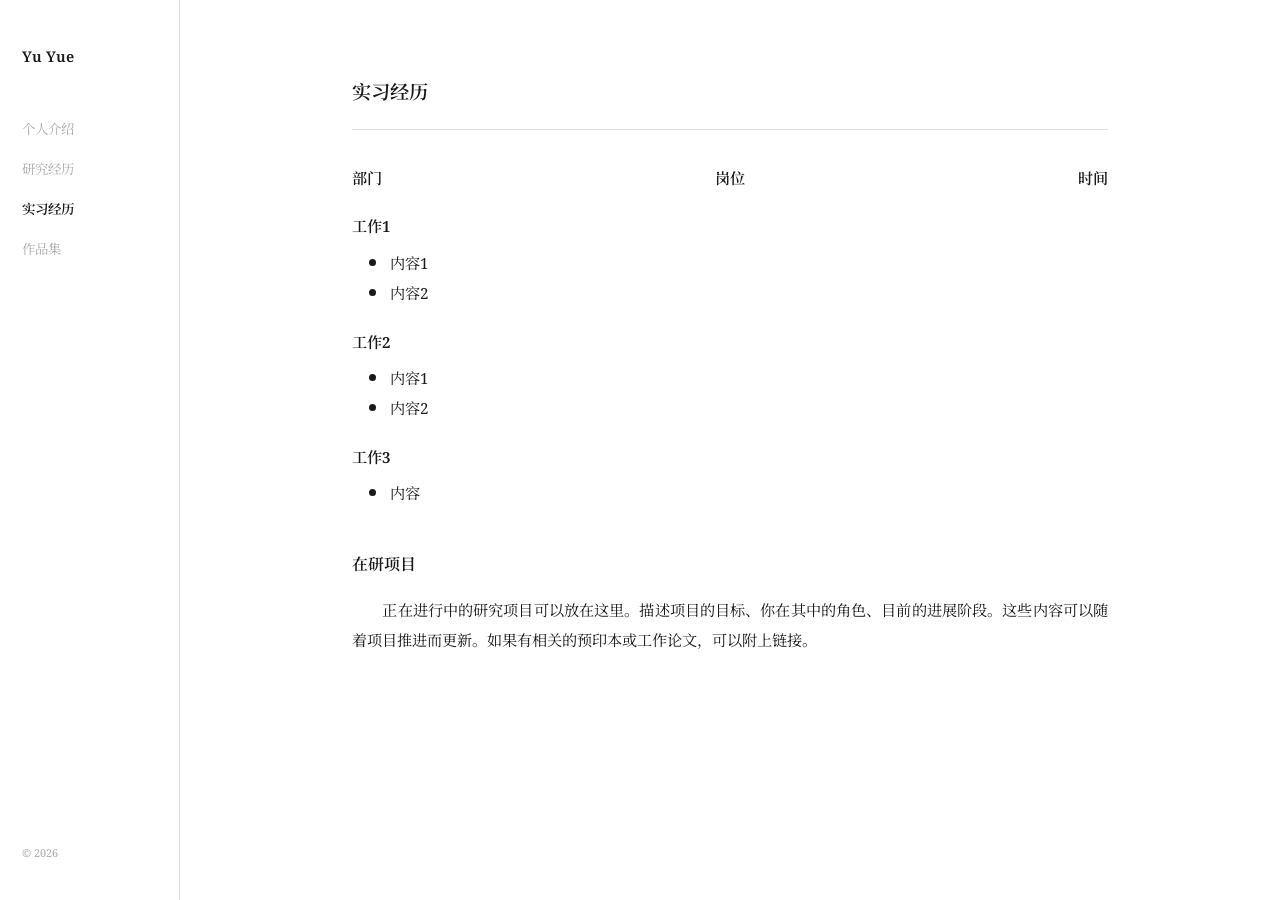
<file: academic.html>
<!DOCTYPE html>
<html lang="zh-CN">
<head>
  <meta charset="UTF-8">
  <meta name="viewport" content="width=device-width, initial-scale=1.0">
  <title>实习经历</title>
  <link rel="stylesheet" href="style.css">
</head>
<body>

  <aside class="sidebar">
    <a href="index.html" class="sidebar-name">Yu Yue</a>
    <button class="mobile-toggle" onclick="document.querySelector('.sidebar-nav').classList.toggle('open')">☰</button>
    <ul class="sidebar-nav">
      <li><a href="index.html">个人介绍</a></li>
      <li><a href="experience.html">研究经历</a></li>
      <li><a href="academic.html" class="active">实习经历</a></li>
      <li><a href="works/index.html">作品集</a></li>
    </ul>
    <div class="sidebar-footer">© 2026</div>
  </aside>

  <main class="main">
    <div class="content-area">
      <h1 class="page-title">实习经历</h1>

      <div class="page-body">
        <div class="exp-header">
          <span>部门</span>
          <span>岗位</span>
          <span>时间</span>
        </div>
        <h4>工作1</h4>
        <ul class="exp-list">
          <li>内容1</li>
          <li>内容2</li>
        </ul>
        <h4>工作2</h4>
        <ul class="exp-list">
          <li>内容1</li>
          <li>内容2</li>
        </ul>
        <h4>工作3</h4>
        <ul class="exp-list">
          <li>内容</li>
        </ul>

        <h3>在研项目</h3>
        <p>正在进行中的研究项目可以放在这里。描述项目的目标、你在其中的角色、目前的进展阶段。这些内容可以随着项目推进而更新。如果有相关的预印本或工作论文，可以附上链接。</p>
      </div>
    </div>
  </main>

</body>
</html>
</file>
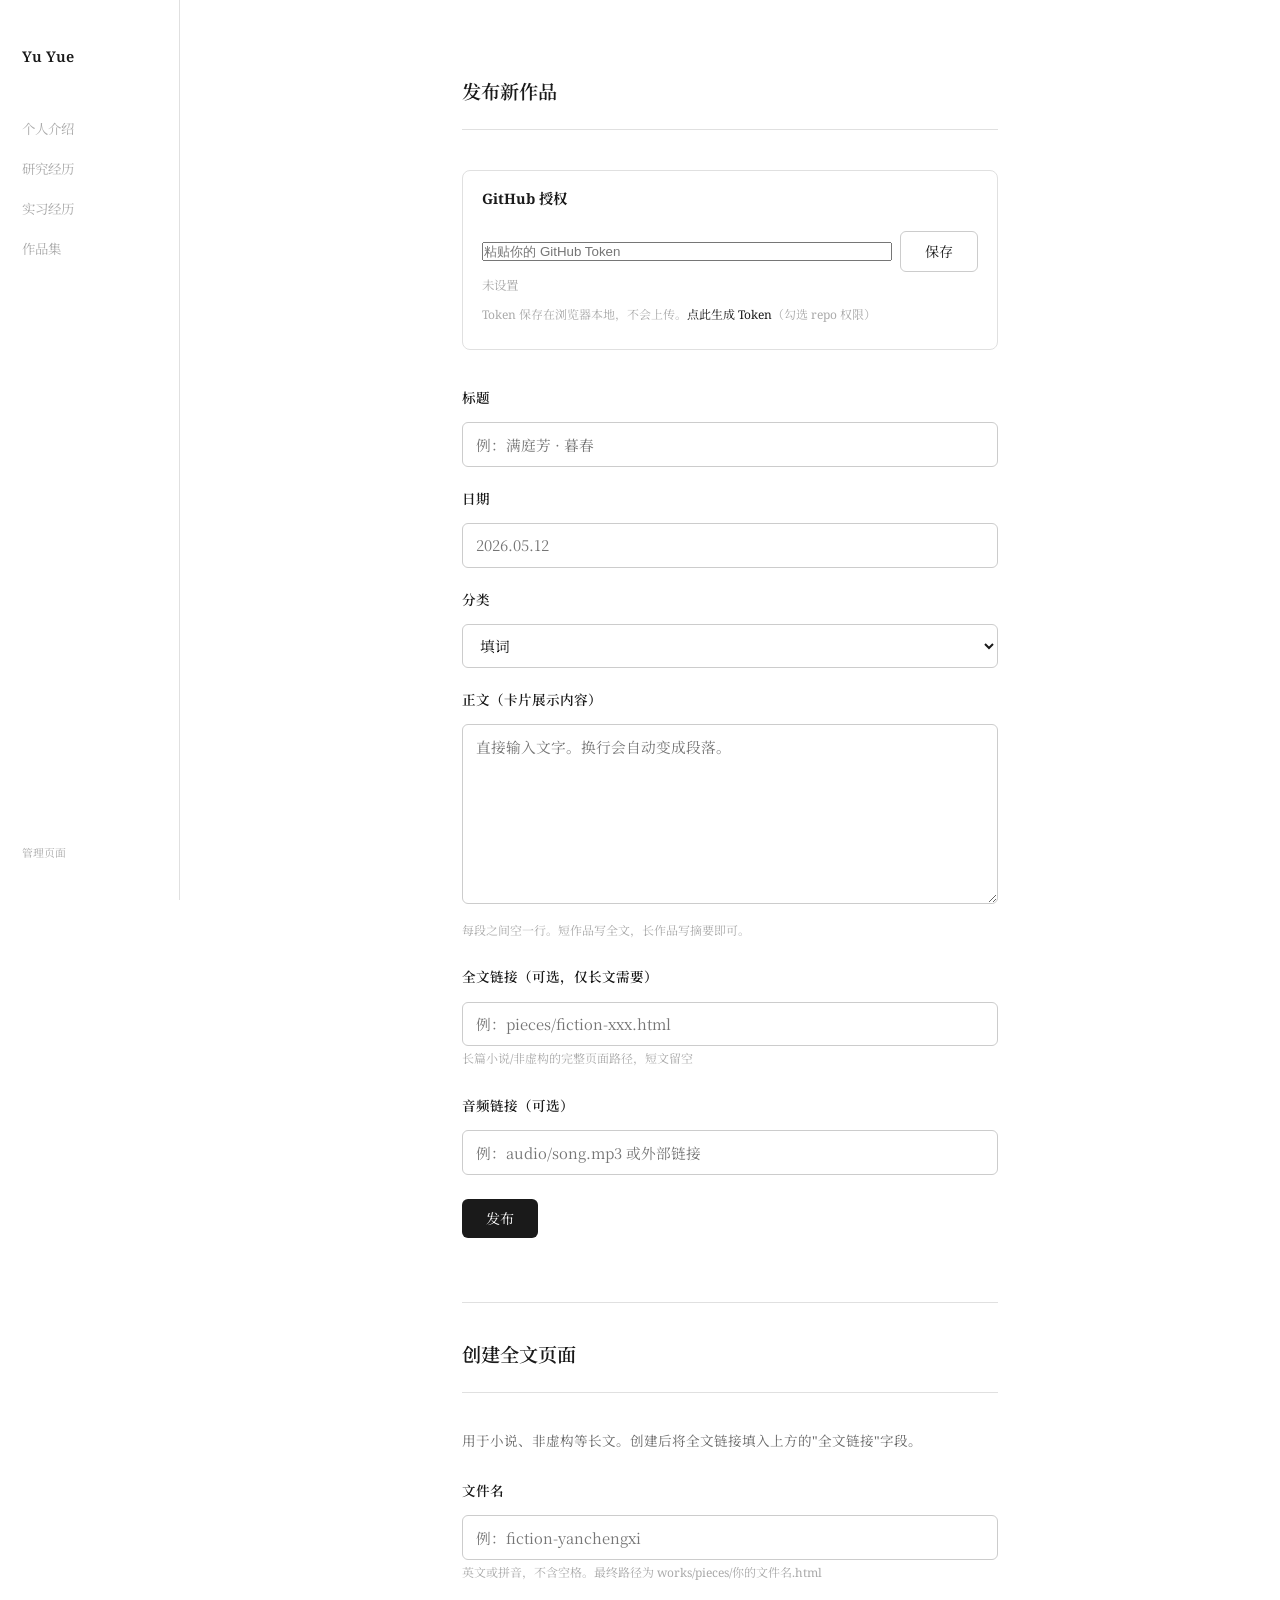
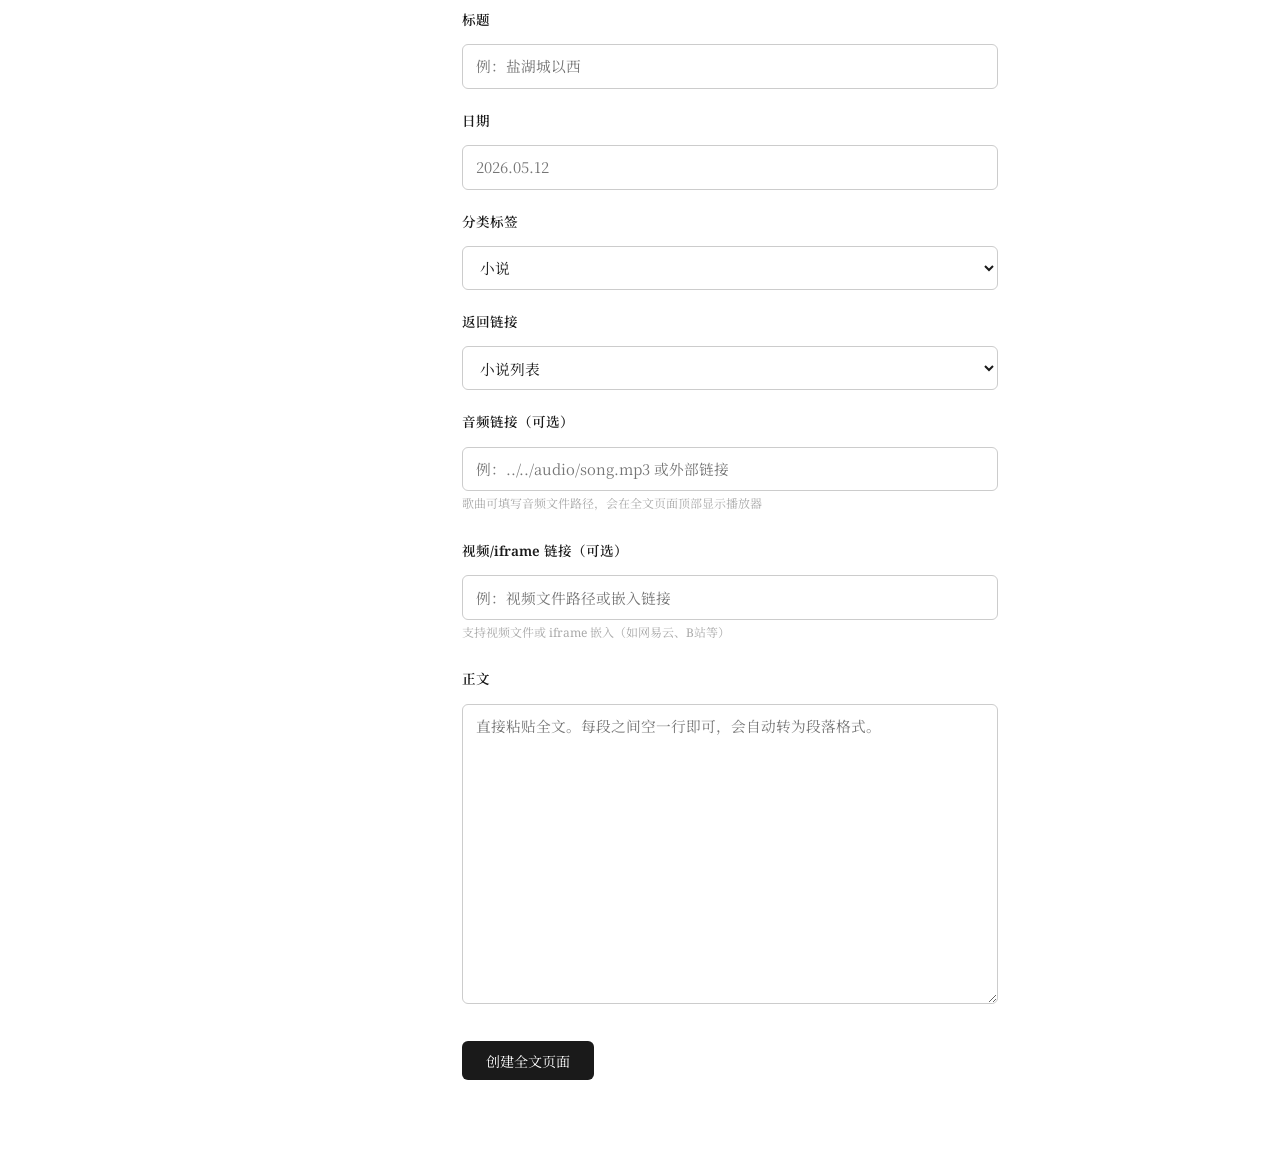
<file: admin.html>
<!DOCTYPE html>
<html lang="zh-CN">
<head>
  <meta charset="UTF-8">
  <meta name="viewport" content="width=device-width, initial-scale=1.0">
  <title>作品管理</title>
  <link rel="stylesheet" href="style.css">
  <style>
    .admin-form {
      max-width: 600px;
    }
    .form-group {
      margin-bottom: 1.5rem;
    }
    .form-group label {
      display: block;
      font-size: 0.85rem;
      font-weight: 600;
      margin-bottom: 0.4rem;
    }
    .form-group input,
    .form-group select,
    .form-group textarea {
      width: 100%;
      padding: 0.6rem 0.8rem;
      border: 1px solid #CCCCCC;
      border-radius: 6px;
      font-family: var(--font-zh);
      font-size: 0.92rem;
      line-height: 1.6;
      background: var(--white);
      color: var(--black);
    }
    .form-group textarea {
      min-height: 180px;
      resize: vertical;
    }
    .form-group input:focus,
    .form-group select:focus,
    .form-group textarea:focus {
      outline: none;
      border-color: #666;
    }
    .form-hint {
      font-size: 0.75rem;
      color: var(--gray-light);
      margin-top: 0.3rem;
    }
    .btn {
      display: inline-block;
      padding: 0.6rem 1.5rem;
      background: var(--black);
      color: var(--white);
      border: none;
      border-radius: 6px;
      font-family: var(--font-zh);
      font-size: 0.88rem;
      cursor: pointer;
      transition: opacity 0.2s;
    }
    .btn:hover { opacity: 0.7; }
    .btn:disabled { opacity: 0.4; cursor: not-allowed; }
    .btn-secondary {
      background: var(--white);
      color: var(--black);
      border: 1px solid #CCCCCC;
    }
    .msg {
      margin-top: 1rem;
      padding: 0.8rem 1rem;
      border-radius: 6px;
      font-size: 0.85rem;
      display: none;
    }
    .msg-success { background: #f0f9f0; color: #2d6a2d; display: block; }
    .msg-error { background: #fdf0f0; color: #8b2020; display: block; }
    .token-section {
      margin-bottom: 2.5rem;
      padding: 1.2rem;
      border: 1px solid var(--rule);
      border-radius: 8px;
    }
    .token-section h3 {
      font-size: 0.9rem;
      margin-bottom: 0.8rem;
    }
    .token-row {
      display: flex;
      gap: 0.5rem;
      align-items: center;
    }
    .token-row input {
      flex: 1;
    }
    .token-status {
      font-size: 0.78rem;
      margin-top: 0.4rem;
    }
    .token-status.ok { color: #2d6a2d; }
    .token-status.none { color: var(--gray-light); }
  </style>
</head>
<body>

  <aside class="sidebar">
    <a href="index.html" class="sidebar-name">Yu Yue</a>
    <button class="mobile-toggle" onclick="document.querySelector('.sidebar-nav').classList.toggle('open')">☰</button>
    <ul class="sidebar-nav">
      <li><a href="index.html">个人介绍</a></li>
      <li><a href="experience.html">研究经历</a></li>
      <li><a href="academic.html">实习经历</a></li>
      <li><a href="works/index.html">作品集</a></li>
    </ul>
    <div class="sidebar-footer">管理页面</div>
  </aside>

  <main class="main">
    <div class="content-area admin-form">
      <h1 class="page-title">发布新作品</h1>

      <!-- Token 设置 -->
      <div class="token-section">
        <h3>GitHub 授权</h3>
        <div class="token-row">
          <input type="password" id="token-input" placeholder="粘贴你的 GitHub Token">
          <button class="btn btn-secondary" onclick="saveToken()">保存</button>
        </div>
        <div class="token-status none" id="token-status">未设置</div>
        <p class="form-hint">Token 保存在浏览器本地，不会上传。<a href="https://github.com/settings/tokens/new?scopes=repo&description=agnesyuyue-admin" target="_blank">点此生成 Token</a>（勾选 repo 权限）</p>
      </div>

      <!-- 发布表单 -->
      <form id="publish-form" onsubmit="handleSubmit(event)">
        <div class="form-group">
          <label>标题</label>
          <input type="text" id="work-title" required placeholder="例：满庭芳 · 暮春">
        </div>

        <div class="form-group">
          <label>日期</label>
          <input type="text" id="work-date" required placeholder="2026.05.12">
        </div>

        <div class="form-group">
          <label>分类</label>
          <select id="work-category" required>
            <option value="ci">填词</option>
            <option value="modern">摩登诗词</option>
            <option value="fiction">小说</option>
            <option value="nonfiction">非虚构</option>
            <option value="songs">歌曲</option>
          </select>
        </div>

        <div class="form-group">
          <label>正文（卡片展示内容）</label>
          <textarea id="work-body" required placeholder="直接输入文字。换行会自动变成段落。"></textarea>
          <p class="form-hint">每段之间空一行。短作品写全文，长作品写摘要即可。</p>
        </div>

        <div class="form-group">
          <label>全文链接（可选，仅长文需要）</label>
          <input type="text" id="work-fulltext" placeholder="例：pieces/fiction-xxx.html">
          <p class="form-hint">长篇小说/非虚构的完整页面路径，短文留空</p>
        </div>

        <div class="form-group">
          <label>音频链接（可选）</label>
          <input type="text" id="work-audio" placeholder="例：audio/song.mp3 或外部链接">
        </div>

        <button type="submit" class="btn" id="submit-btn">发布</button>
      </form>

      <div class="msg" id="msg"></div>

      <!-- 全文页面创建 -->
      <div style="margin-top: 4rem; padding-top: 2.5rem; border-top: 1px solid var(--rule);">
        <h2 class="page-title">创建全文页面</h2>
        <p style="font-size: 0.85rem; color: var(--gray); margin-bottom: 1.5rem;">用于小说、非虚构等长文。创建后将全文链接填入上方的"全文链接"字段。</p>

        <form id="fulltext-form" onsubmit="handleFulltext(event)">
          <div class="form-group">
            <label>文件名</label>
            <input type="text" id="ft-filename" required placeholder="例：fiction-yanchengxi">
            <p class="form-hint">英文或拼音，不含空格。最终路径为 works/pieces/你的文件名.html</p>
          </div>

          <div class="form-group">
            <label>标题</label>
            <input type="text" id="ft-title" required placeholder="例：盐湖城以西">
          </div>

          <div class="form-group">
            <label>日期</label>
            <input type="text" id="ft-date" required placeholder="2026.05.12">
          </div>

          <div class="form-group">
            <label>分类标签</label>
            <select id="ft-category">
              <option value="小说">小说</option>
              <option value="非虚构">非虚构</option>
              <option value="填词">填词</option>
              <option value="摩登诗词">摩登诗词</option>
              <option value="歌曲">歌曲</option>
            </select>
          </div>

          <div class="form-group">
            <label>返回链接</label>
            <select id="ft-backlink">
              <option value="../fiction.html">小说列表</option>
              <option value="../non-fiction.html">非虚构列表</option>
              <option value="../songs.html">歌曲列表</option>
              <option value="../index.html">作品集总览</option>
            </select>
          </div>

          <div class="form-group">
            <label>音频链接（可选）</label>
            <input type="text" id="ft-audio" placeholder="例：../../audio/song.mp3 或外部链接">
            <p class="form-hint">歌曲可填写音频文件路径，会在全文页面顶部显示播放器</p>
          </div>

          <div class="form-group">
            <label>视频/iframe 链接（可选）</label>
            <input type="text" id="ft-video" placeholder="例：视频文件路径或嵌入链接">
            <p class="form-hint">支持视频文件或 iframe 嵌入（如网易云、B站等）</p>
          </div>

          <div class="form-group">
            <label>正文</label>
            <textarea id="ft-body" required placeholder="直接粘贴全文。每段之间空一行即可，会自动转为段落格式。" style="min-height: 300px;"></textarea>
          </div>

          <button type="submit" class="btn" id="ft-submit-btn">创建全文页面</button>
        </form>

        <div class="msg" id="ft-msg"></div>
      </div>

    </div>
  </main>

  <script>
    const REPO_OWNER = 'dpalvdzoms';
    const REPO_NAME = 'agnesyuyue';
    const FILE_PATH = 'works-data.js';

    const categoryLabels = {
      ci: '填词',
      modern: '摩登诗词',
      fiction: '小说',
      nonfiction: '非虚构',
      songs: '歌曲'
    };

    // Token management
    function saveToken() {
      const token = document.getElementById('token-input').value.trim();
      if (token) {
        localStorage.setItem('gh_token', token);
        document.getElementById('token-input').value = '';
        updateTokenStatus();
      }
    }

    function updateTokenStatus() {
      const status = document.getElementById('token-status');
      if (localStorage.getItem('gh_token')) {
        status.textContent = '已设置 ✓';
        status.className = 'token-status ok';
      } else {
        status.textContent = '未设置';
        status.className = 'token-status none';
      }
    }

    updateTokenStatus();

    // Form submission
    async function handleSubmit(e) {
      e.preventDefault();
      const token = localStorage.getItem('gh_token');
      if (!token) {
        showMsg('请先设置 GitHub Token', 'error');
        return;
      }

      const btn = document.getElementById('submit-btn');
      btn.disabled = true;
      btn.textContent = '发布中...';

      try {
        // Get current file content and SHA
        const fileRes = await fetch(
          `https://api.github.com/repos/${REPO_OWNER}/${REPO_NAME}/contents/${FILE_PATH}`,
          { headers: { Authorization: `token ${token}` } }
        );

        if (!fileRes.ok) throw new Error('无法读取 works-data.js，请检查 Token 权限');

        const fileData = await fileRes.json();
        const currentContent = decodeURIComponent(escape(atob(fileData.content.replace(/\n/g, ''))));
        const sha = fileData.sha;

        // Build new entry
        const title = document.getElementById('work-title').value.trim();
        const date = document.getElementById('work-date').value.trim();
        const category = document.getElementById('work-category').value;
        const bodyRaw = document.getElementById('work-body').value.trim();
        const fulltext = document.getElementById('work-fulltext').value.trim();
        const audio = document.getElementById('work-audio').value.trim();

        // Convert plain text to HTML
        // Single line break = new paragraph, empty line = visual spacer
        const bodyHtml = bodyRaw.split('\n').map(line =>
          line.trim() === '' ? '<div class="spacer"></div>' : `<p>${line}</p>`
        ).join('\n');

        const newEntry = `  {
    date: "${date}",
    title: "${title.replace(/"/g, '\\"')}",
    category: "${category}",
    categoryLabel: "${categoryLabels[category]}",
    body: \`${bodyHtml}\`,
    fullTextUrl: ${fulltext ? `"${fulltext}"` : 'null'},
    audio: ${audio ? `"${audio}"` : 'null'},
    video: null
  }`;

        // Insert new entry at the beginning of the array
        const insertPos = currentContent.indexOf('[') + 1;
        const newContent = currentContent.slice(0, insertPos) + '\n' + newEntry + ',' + currentContent.slice(insertPos);

        // Commit to GitHub
        const commitRes = await fetch(
          `https://api.github.com/repos/${REPO_OWNER}/${REPO_NAME}/contents/${FILE_PATH}`,
          {
            method: 'PUT',
            headers: {
              Authorization: `token ${token}`,
              'Content-Type': 'application/json'
            },
            body: JSON.stringify({
              message: `发布作品：${title}`,
              content: btoa(unescape(encodeURIComponent(newContent))),
              sha: sha
            })
          }
        );

        if (!commitRes.ok) {
          const err = await commitRes.json();
          throw new Error(err.message || '提交失败');
        }

        showMsg(`发布成功！「${title}」已添加到作品集。网站将在1-2分钟内更新。`, 'success');

        // Reset form
        document.getElementById('publish-form').reset();

      } catch (err) {
        showMsg(err.message, 'error');
      } finally {
        btn.disabled = false;
        btn.textContent = '发布';
      }
    }

    function showMsg(text, type) {
      const msg = document.getElementById('msg');
      msg.textContent = text;
      msg.className = `msg msg-${type}`;
    }

    // Full text page creation
    async function handleFulltext(e) {
      e.preventDefault();
      const token = localStorage.getItem('gh_token');
      if (!token) {
        showFtMsg('请先设置 GitHub Token', 'error');
        return;
      }

      const btn = document.getElementById('ft-submit-btn');
      btn.disabled = true;
      btn.textContent = '创建中...';

      try {
        const filename = document.getElementById('ft-filename').value.trim();
        const title = document.getElementById('ft-title').value.trim();
        const date = document.getElementById('ft-date').value.trim();
        const category = document.getElementById('ft-category').value;
        const backlink = document.getElementById('ft-backlink').value;
        const bodyRaw = document.getElementById('ft-body').value.trim();
        const audioUrl = document.getElementById('ft-audio').value.trim();
        const videoUrl = document.getElementById('ft-video').value.trim();

        // Convert plain text paragraphs to HTML
        // Single line break = new paragraph, empty line = visual spacer
        const paragraphs = bodyRaw.split('\n').map(line =>
          line.trim() === '' ? '        <div class="spacer"></div>' : `        <p>${line}</p>`
        ).join('\n');

        // Build media HTML
        let mediaHtml = '';
        if (audioUrl) {
          mediaHtml += `\n      <audio controls style="width:100%; margin-bottom:2rem;"><source src="${audioUrl}" type="audio/mpeg"></audio>\n`;
        }
        if (videoUrl) {
          if (videoUrl.includes('iframe') || videoUrl.includes('http')) {
            mediaHtml += `\n      <iframe src="${videoUrl}" style="width:100%; aspect-ratio:16/9; border:none; margin-bottom:2rem;" allowfullscreen></iframe>\n`;
          } else {
            mediaHtml += `\n      <video controls style="width:100%; margin-bottom:2rem;"><source src="${videoUrl}" type="video/mp4"></video>\n`;
          }
        }

        // Build HTML page
        const backlinkText = backlink.includes('fiction') ? '小说' :
                             backlink.includes('non-fiction') ? '非虚构' :
                             backlink.includes('songs') ? '歌曲' : '作品集';

        const html = `<!DOCTYPE html>
<html lang="zh-CN">
<head>
  <meta charset="UTF-8">
  <meta name="viewport" content="width=device-width, initial-scale=1.0">
  <title>${title}</title>
  <link rel="stylesheet" href="../../style.css">
</head>
<body>

  <aside class="sidebar">
    <a href="../../index.html" class="sidebar-name">Yu Yue</a>
    <button class="mobile-toggle" onclick="document.querySelector('.sidebar-nav').classList.toggle('open')">☰</button>
    <ul class="sidebar-nav">
      <li><a href="../../index.html">个人介绍</a></li>
      <li><a href="../../experience.html">研究经历</a></li>
      <li><a href="../../academic.html">实习经历</a></li>
      <li><a href="../index.html" class="active">作品集</a></li>
    </ul>
    <div class="sidebar-footer">© 2026</div>
  </aside>

  <main class="main">
    <div class="content-area">
      <a href="${backlink}" class="back-link">← 返回${backlinkText}</a>
      <h1 class="article-title">${title}</h1>
      <div class="article-meta">${date} · ${category}</div>
${mediaHtml}
      <div class="article-content">
${paragraphs}
      </div>
    </div>
  </main>

</body>
</html>`;

        const filePath = `works/pieces/${filename}.html`;

        // Commit to GitHub
        const commitRes = await fetch(
          `https://api.github.com/repos/${REPO_OWNER}/${REPO_NAME}/contents/${filePath}`,
          {
            method: 'PUT',
            headers: {
              Authorization: `token ${token}`,
              'Content-Type': 'application/json'
            },
            body: JSON.stringify({
              message: `创建全文页面：${title}`,
              content: btoa(unescape(encodeURIComponent(html)))
            })
          }
        );

        if (!commitRes.ok) {
          const err = await commitRes.json();
          throw new Error(err.message || '创建失败');
        }

        showFtMsg(`创建成功！全文链接为：pieces/${filename}.html\n请将此路径填入上方"发布新作品"的全文链接字段。`, 'success');

        document.getElementById('fulltext-form').reset();

      } catch (err) {
        showFtMsg(err.message, 'error');
      } finally {
        btn.disabled = false;
        btn.textContent = '创建全文页面';
      }
    }

    function showFtMsg(text, type) {
      const msg = document.getElementById('ft-msg');
      msg.textContent = text;
      msg.className = `msg msg-${type}`;
    }
  </script>

</body>
</html>
</file>
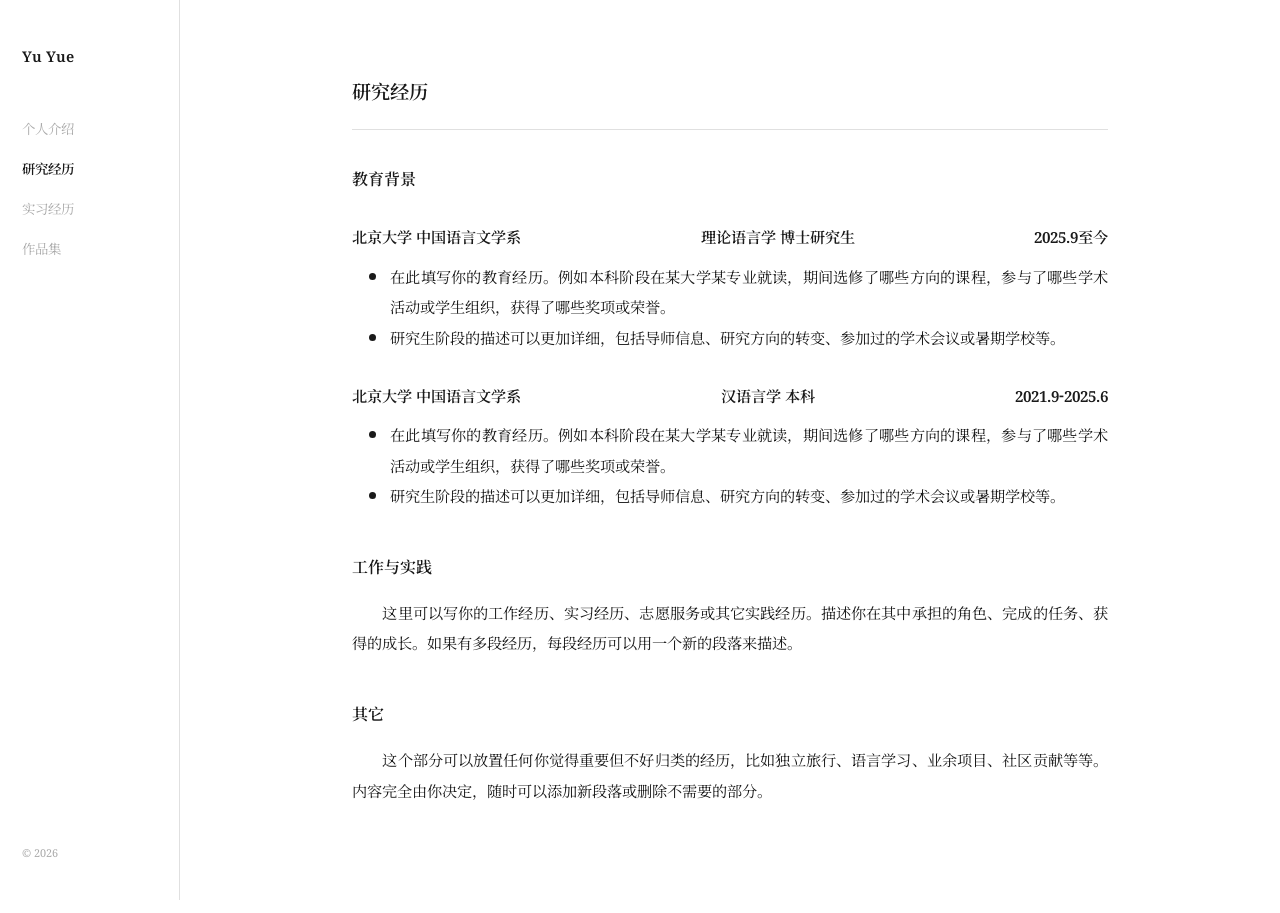
<file: experience.html>
<!DOCTYPE html>
<html lang="zh-CN">
<head>
  <meta charset="UTF-8">
  <meta name="viewport" content="width=device-width, initial-scale=1.0">
  <title>研究经历</title>
  <link rel="stylesheet" href="style.css">
</head>
<body>

  <aside class="sidebar">
    <a href="index.html" class="sidebar-name">Yu Yue</a>
    <button class="mobile-toggle" onclick="document.querySelector('.sidebar-nav').classList.toggle('open')">☰</button>
    <ul class="sidebar-nav">
      <li><a href="index.html">个人介绍</a></li>
      <li><a href="experience.html" class="active">研究经历</a></li>
      <li><a href="academic.html">实习经历</a></li>
      <li><a href="works/index.html">作品集</a></li>
    </ul>
    <div class="sidebar-footer">© 2026</div>
  </aside>

  <main class="main">
    <div class="content-area">
      <h1 class="page-title">研究经历</h1>

      <div class="page-body">
        <h3>教育背景</h3>
        <div class="exp-header">
          <span>北京大学 中国语言文学系</span>
          <span>理论语言学 博士研究生</span>
          <span>2025.9至今</span>
        </div>
        <ul class="exp-list">
          <li>在此填写你的教育经历。例如本科阶段在某大学某专业就读，期间选修了哪些方向的课程，参与了哪些学术活动或学生组织，获得了哪些奖项或荣誉。</li>
          <li>研究生阶段的描述可以更加详细，包括导师信息、研究方向的转变、参加过的学术会议或暑期学校等。</li>
        </ul>

        <div class="exp-header">
          <span>北京大学 中国语言文学系</span>
          <span>汉语言学 本科</span>
          <span>2021.9-2025.6</span>
        </div>
        <ul class="exp-list">
          <li>在此填写你的教育经历。例如本科阶段在某大学某专业就读，期间选修了哪些方向的课程，参与了哪些学术活动或学生组织，获得了哪些奖项或荣誉。</li>
          <li>研究生阶段的描述可以更加详细，包括导师信息、研究方向的转变、参加过的学术会议或暑期学校等。</li>
        </ul>

        <h3>工作与实践</h3>
        <p>这里可以写你的工作经历、实习经历、志愿服务或其它实践经历。描述你在其中承担的角色、完成的任务、获得的成长。如果有多段经历，每段经历可以用一个新的段落来描述。</p>

        <h3>其它</h3>
        <p>这个部分可以放置任何你觉得重要但不好归类的经历，比如独立旅行、语言学习、业余项目、社区贡献等等。内容完全由你决定，随时可以添加新段落或删除不需要的部分。</p>
      </div>
    </div>
  </main>

</body>
</html>
</file>
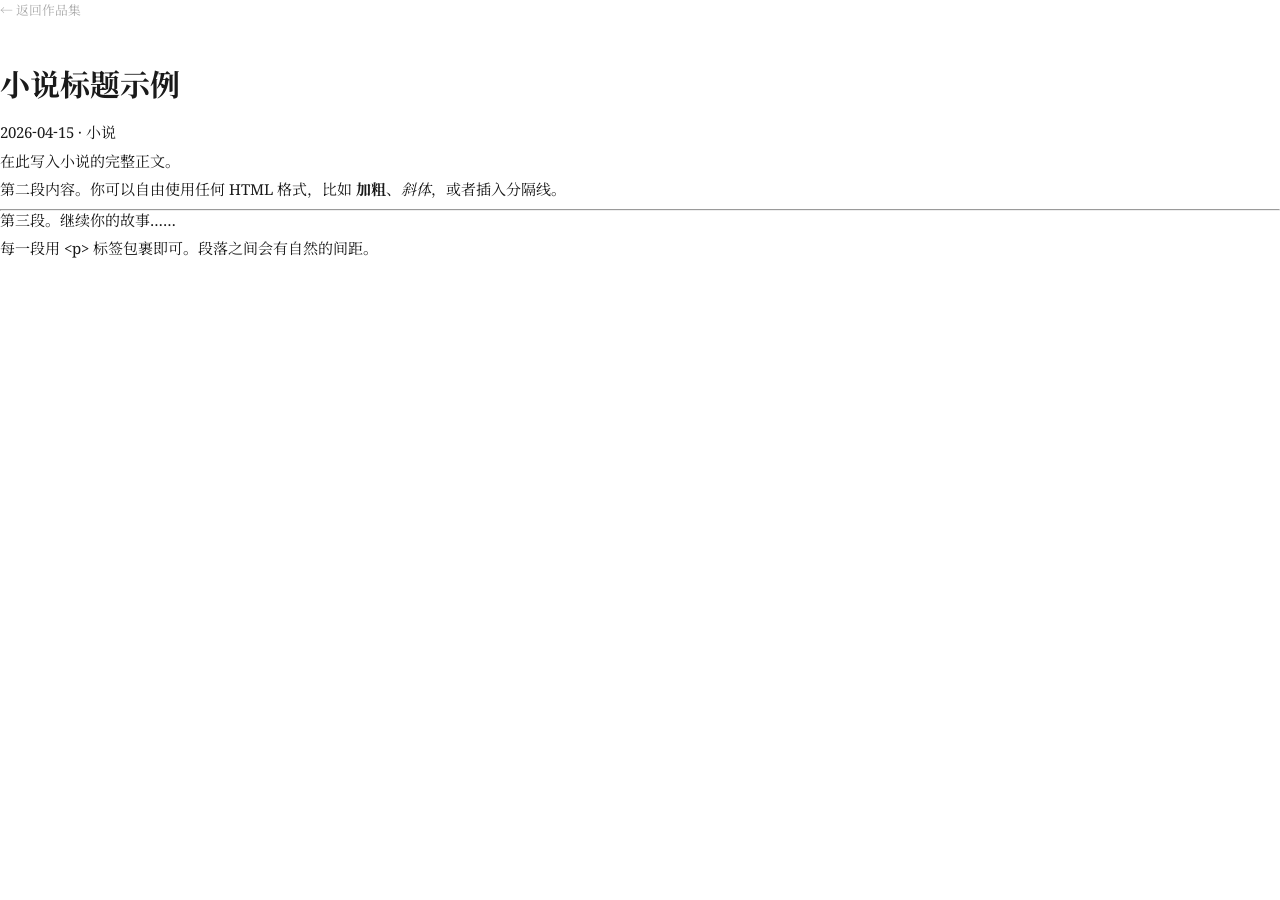
<file: works/pieces/fiction-example.html>
<!DOCTYPE html>
<html lang="zh-CN">
<head>
  <meta charset="UTF-8">
  <meta name="viewport" content="width=device-width, initial-scale=1.0">
  <title>小说标题示例</title>
  <link rel="stylesheet" href="../../style.css">
</head>
<body>
  <main class="article-page">
    <a href="../../index.html#works-fiction" class="back-link">← 返回作品集</a>
    <h1>小说标题示例</h1>
    <div class="meta">2026-04-15 · 小说</div>
    <div class="content">
      <p>在此写入小说的完整正文。</p>
      <p>第二段内容。你可以自由使用任何 HTML 格式，比如 <strong>加粗</strong>、<em>斜体</em>，或者插入分隔线。</p>
      <hr>
      <p>第三段。继续你的故事……</p>
      <p>每一段用 &lt;p&gt; 标签包裹即可。段落之间会有自然的间距。</p>
    </div>
  </main>
</body>
</html>
</file>
<file: style.css>
@import url('https://fonts.googleapis.com/css2?family=Noto+Serif+SC:wght@300;400;600&family=Libre+Baskerville:ital,wght@0,400;0,700;1,400&display=swap');

@font-face {
  font-family: 'Noto Serif Tibetan';
  src: url('fonts/NotoSerifTibetan-Regular.woff2') format('woff2');
  font-weight: 100 900;
  font-display: swap;
}

@font-face {
  font-family: 'HuiWenMincho';
  src: url('fonts/匯文明朝體.woff2') format('woff2');
  font-weight: normal;
  font-style: normal;
  font-display: swap;
}

:root {
  --black: #1A1A1A;
  --gray: #666666;
  --gray-light: #AAAAAA;
  --rule: #E0E0E0;
  --white: #FFFFFF;
  --sidebar-w: 180px;
  --font-zh: 'Noto Serif SC', serif;
  --font-lat: 'Libre Baskerville', serif;
  --font-tib: 'Noto Serif Tibetan', serif;
}

* { margin: 0; padding: 0; box-sizing: border-box; }

body {
  font-family: 'Noto Serif Tibetan', 'Noto Serif SC', 'Libre Baskerville', serif;
  background: var(--white);
  color: var(--black);
  line-height: 1.9;
  font-size: 15px;
  -webkit-font-smoothing: antialiased;
}

a {
  color: var(--black);
  text-decoration: none;
  transition: color 0.2s;
}
a:hover { color: var(--gray); }

/* ═══ Sidebar ═══ */
.sidebar {
  position: fixed;
  top: 0; left: 0;
  width: var(--sidebar-w);
  height: 100vh;
  padding: 3rem 1.4rem 2rem;
  display: flex;
  flex-direction: column;
  border-right: 1px solid var(--rule);
  z-index: 100;
  background: var(--white);
}

.sidebar-name {
  font-size: 0.92rem;
  font-weight: 600;
  margin-bottom: 2.5rem;
}

.sidebar-nav { list-style: none; }
.sidebar-nav li { margin-bottom: 0.3rem; }

.sidebar-nav a {
  display: block;
  padding: 0.3rem 0;
  font-size: 0.84rem;
  color: var(--gray-light);
  transition: color 0.2s;
}

.sidebar-nav a:hover { color: var(--black); }
.sidebar-nav a.active { color: var(--black); font-weight: 600; }

.sidebar-footer {
  margin-top: auto;
  font-size: 0.68rem;
  color: var(--gray-light);
}

/* ═══ Main ═══ */
.main {
  margin-left: var(--sidebar-w);
  min-height: 100vh;
  display: flex;
  justify-content: center;
}

.content-area {
  width: 100%;
  max-width: 820px;
  padding: 5rem 2rem;
}

/* ═══ Homepage: centered intro ═══ */
.home-centered {
  text-align: center;
}

.avatar {
  width: 120px;
  height: 120px;
  border-radius: 50%;
  background: var(--rule);
  margin: 0 auto 2.5rem;
  display: flex;
  align-items: center;
  justify-content: center;
  font-size: 0.75rem;
  color: var(--gray-light);
  overflow: hidden;
}

.avatar img {
  width: 100%;
  height: 100%;
  object-fit: cover;
}

.home-name {
  font-size: 1.4rem;
  font-weight: 600;
  margin-bottom: 0.3rem;
}

.home-tagline {
  font-size: 0.88rem;
  color: var(--gray);
  margin-bottom: 3rem;
}

.home-bio {
  text-align: justify;
}

.home-bio p {
  text-indent: 2em;
  margin-bottom: 1.4em;
  line-height: 2;
  font-size: 0.95rem;
}

/* ═══ Subpages ═══ */
.page-title {
  font-size: 1.2rem;
  font-weight: 600;
  margin-bottom: 2.5rem;
  padding-bottom: 0.8rem;
  border-bottom: 1px solid var(--rule);
}

.page-body {
  text-align: justify;
}

.page-body p {
  text-indent: 2em;
  margin-bottom: 1.4em;
  line-height: 2;
  font-size: 0.95rem;
}

.page-body h3 {
  font-size: 1rem;
  font-weight: 600;
  margin-top: 2.5rem;
  margin-bottom: 1rem;
  text-indent: 0;
}

/* ═══ Experience entries ═══ */
.exp-header {
  display: flex;
  justify-content: space-between;
  align-items: baseline;
  font-size: 0.95rem;
  font-weight: 600;
  margin-top: 1.8rem;
  margin-bottom: 0.6rem;
}

.exp-list {
  list-style: disc;
  padding-left: 2.5em;
  font-size: 0.95rem;
  line-height: 2;
}

.exp-list li {
  margin-bottom: 0;
}

.page-body h4 {
  font-size: 0.95rem;
  font-weight: 600;
  margin-top: 1.2rem;
  margin-bottom: 0.4rem;
}

/* ═══ Works: wider content area ═══ */
.content-wide {
  width: 100%;
  max-width: 820px;
  padding: 5rem 2rem;
}

/* ═══ Works Sub-nav ═══ */
.works-nav {
  display: flex;
  flex-wrap: wrap;
  gap: 0.1rem;
  margin-bottom: 2.5rem;
  border-bottom: 1px solid var(--rule);
}

.works-nav a {
  padding: 0.4rem 0.8rem 0.6rem;
  font-size: 0.82rem;
  color: var(--gray-light);
  border-bottom: 2px solid transparent;
  margin-bottom: -1px;
}

.works-nav a:hover { color: var(--black); }

.works-nav a.active {
  color: var(--black);
  border-bottom-color: var(--black);
  font-weight: 600;
}

/* ═══ Masonry ═══ */
.masonry {
  display: flex;
  gap: 2rem;
  align-items: flex-start;
}

.masonry-col {
  flex: 1;
  display: flex;
  flex-direction: column;
  gap: 1.6rem;
}

.card {
  margin-bottom: 0;
  padding: 1.5rem;
  border: 1px solid #CCCCCC;
  border-radius: 8px;
  transition: border-color 0.2s;
  font-family: 'HuiWenMincho', var(--font-zh), var(--font-tib);
}

.card:hover {
  border-color: #999999;
}

/* ═══ Audio/Video in cards ═══ */
.card audio {
  width: 100%;
  margin-top: 0.8rem;
  height: 36px;
}

.card video {
  width: 100%;
  margin-top: 0.8rem;
  border: 1px solid var(--rule);
}

.card iframe {
  width: 100%;
  aspect-ratio: 16/9;
  margin-top: 0.8rem;
  border: none;
}

.card-date {
  font-size: 0.72rem;
  color: var(--gray-light);
  margin-bottom: 0.35rem;
}

.card-title {
  font-size: 1.08rem;
  font-weight: 600;
  margin-bottom: 0.5rem;
  line-height: 1.5;
}

.card-body {
  font-size: 1rem;
  line-height: 2;
  color: #333333;
}

.card-body p { margin-bottom: 0.2rem; }
.card-body .spacer { height: 0.8em; }

.card-footer {
  margin-top: 0.8rem;
  display: flex;
  align-items: center;
  justify-content: space-between;
}

.card-tag {
  font-size: 0.7rem;
  color: var(--gray-light);
}

.card-read-more {
  font-size: 0.78rem;
  color: var(--black);
}

.card-read-more:hover { color: var(--gray); }

/* ═══ Article (full text) ═══ */
.article-title {
  font-size: 1.3rem;
  font-weight: 600;
  margin-bottom: 0.4rem;
}

.article-meta {
  font-size: 0.8rem;
  color: var(--gray-light);
  margin-bottom: 2.5rem;
  padding-bottom: 1.2rem;
  border-bottom: 1px solid var(--rule);
}

.article-content {
  text-align: justify;
  font-family: 'HuiWenMincho', var(--font-zh), var(--font-tib);
}

.article-content p {
  text-indent: 2em;
  margin-bottom: 1.4em;
  line-height: 2.2;
  font-size: 0.95rem;
}

.article-content .spacer { height: 1.2em; }

.article-content hr {
  border: none;
  height: 1px;
  background: var(--rule);
  margin: 2.5rem 0;
}

.back-link {
  display: inline-block;
  margin-bottom: 2.5rem;
  font-size: 0.8rem;
  color: var(--gray-light);
}

.back-link:hover { color: var(--black); }

/* ═══ Responsive ═══ */
@media (max-width: 900px) {
  .masonry { flex-direction: column; }
  .masonry-col { width: 100%; }
}

@media (max-width: 768px) {
  :root { --sidebar-w: 0px; }

  .sidebar {
    position: fixed;
    top: 0; left: 0; right: 0;
    width: 100%;
    height: auto;
    flex-direction: row;
    align-items: center;
    padding: 0.8rem 1.2rem;
    border-right: none;
    border-bottom: 1px solid var(--rule);
  }

  .sidebar-name { margin-bottom: 0; margin-right: 1.5rem; }

  .sidebar-nav {
    display: none;
    position: absolute;
    top: 100%; left: 0; right: 0;
    background: var(--white);
    border-bottom: 1px solid var(--rule);
    padding: 0.8rem 1.2rem;
  }

  .sidebar-nav.open { display: block; }
  .sidebar-footer { display: none; }

  .mobile-toggle {
    margin-left: auto;
    background: none;
    border: none;
    font-size: 1.1rem;
    cursor: pointer;
    color: var(--black);
  }

  .main { margin-left: 0; margin-top: 50px; }
  .content-area { padding: 3rem 1.5rem; }
  .content-wide { padding: 3rem 1.5rem; }
}

@media (min-width: 769px) {
  .mobile-toggle { display: none; }
}
</file>
